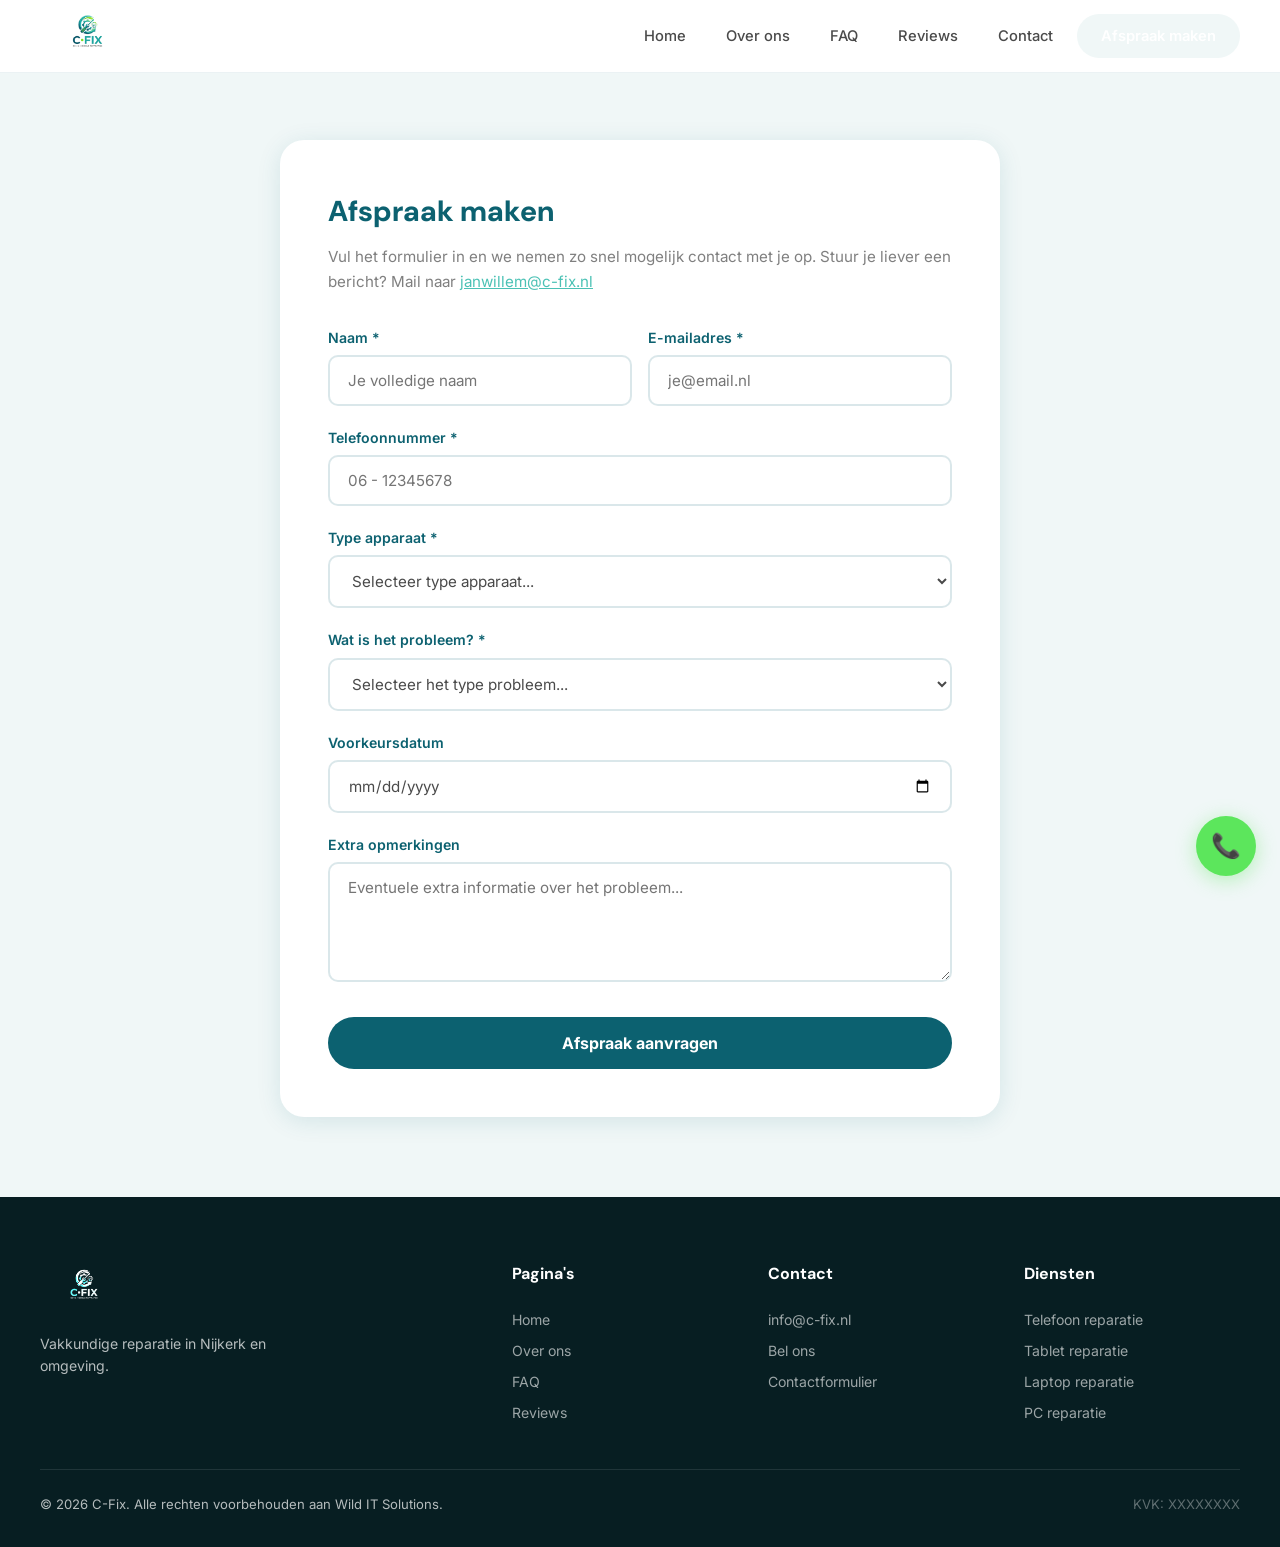
<file: afspraak.html>
<!DOCTYPE html>
<html lang="nl">
<head>
  <meta charset="UTF-8">
  <meta name="viewport" content="width=device-width, initial-scale=1.0">
  <title>Afspraak maken | C-Fix Reparaties Nijkerk</title>
  <meta name="description" content="Maak direct een afspraak voor de reparatie van jouw telefoon, tablet, laptop of PC bij C-Fix in Nijkerk.">
  <link rel="stylesheet" href="css/style.css">
  <link rel="icon" type="image/png" href="images/logo.png">
</head>
<body>

<header class="site-header">
  <div class="header-inner">
    <a href="index.html" class="header-logo"><img src="images/logo.png" alt="C-Fix logo"></a>
    <nav class="desktop-nav">
      <a href="index.html">Home</a>
      <a href="over-ons.html">Over ons</a>
      <a href="faq.html">FAQ</a>
      <a href="reviews.html">Reviews</a>
      <a href="contact.html">Contact</a>
      <a href="afspraak.html" class="nav-cta active">Afspraak maken</a>
    </nav>
    <button class="hamburger" aria-label="Menu"><span></span><span></span><span></span></button>
  </div>
</header>
<nav class="mobile-menu">
  <a href="index.html">Home</a>
  <a href="over-ons.html">Over ons</a>
  <a href="faq.html">FAQ</a>
  <a href="reviews.html">Reviews</a>
  <a href="contact.html">Contact</a>
  <a href="afspraak.html" class="nav-cta">Afspraak maken</a>
</nav>

<main class="page-content">
<section class="form-page">
  <div class="form-container">
    <h1>Afspraak maken</h1>
    <p class="subtitle">Vul het formulier in en we nemen zo snel mogelijk contact met je op. Stuur je liever een bericht? Mail naar <a href="mailto:janwillem@c-fix.nl" style="color:var(--cyan);">janwillem@c-fix.nl</a></p>

    <form id="appointment-form">
      <div class="form-row">
        <div class="form-group">
          <label for="naam">Naam *</label>
          <input type="text" id="naam" name="naam" placeholder="Je volledige naam" required>
        </div>
        <div class="form-group">
          <label for="email">E-mailadres *</label>
          <input type="email" id="email" name="email" placeholder="je@email.nl" required>
        </div>
      </div>

      <div class="form-group">
        <label for="telefoon">Telefoonnummer *</label>
        <input type="tel" id="telefoon" name="telefoon" placeholder="06 - 12345678" required>
      </div>

      <div class="form-group">
        <label for="device-type">Type apparaat *</label>
        <select id="device-type" name="device-type" required>
          <option value="">Selecteer type apparaat...</option>
          <option value="telefoon">📱 Telefoon</option>
          <option value="tablet">📋 Tablet</option>
          <option value="laptop">💻 Laptop</option>
          <option value="pc">🖥️ PC / Desktop</option>
        </select>
      </div>

      <!-- PC: Direct probleem -->
      <div class="form-group" id="pc-problem-group" style="display:none;">
        <label for="pc-probleem">Beschrijf het probleem *</label>
        <textarea id="pc-probleem" name="pc-probleem" placeholder="Beschrijf zo duidelijk mogelijk wat er aan de hand is met je PC..."></textarea>
      </div>

      <!-- Brand selection -->
      <div class="form-group" id="brand-group" style="display:none;">
        <label for="device-brand">Merk *</label>
        <select id="device-brand" name="device-brand">
          <option value="">Selecteer merk...</option>
        </select>
      </div>

      <!-- Model selection -->
      <div class="form-group" id="model-group" style="display:none;">
        <label for="device-model">Model *</label>
        <select id="device-model" name="device-model">
          <option value="">Selecteer model...</option>
        </select>
      </div>

      <!-- Edition (only for phones) -->
      <div class="form-group" id="edition-group" style="display:none;">
        <label for="device-edition">Uitvoering</label>
        <select id="device-edition" name="device-edition">
          <option value="">Selecteer uitvoering...</option>
        </select>
      </div>

      <!-- Problem description (for non-PC) -->
      <div class="form-group">
        <label for="probleem">Wat is het probleem? *</label>
        <select name="probleem" id="probleem-type">
          <option value="">Selecteer het type probleem...</option>
          <option value="Scherm kapot / gebarsten">Scherm kapot / gebarsten</option>
          <option value="Batterij probleem">Batterij probleem</option>
          <option value="Oplaadpoort defect">Oplaadpoort defect</option>
          <option value="Camera probleem">Camera probleem</option>
          <option value="Speaker / microfoon probleem">Speaker / microfoon probleem</option>
          <option value="Achterkant / behuizing beschadigd">Achterkant / behuizing beschadigd</option>
          <option value="Waterschade">Waterschade</option>
          <option value="Software probleem">Software probleem</option>
          <option value="Knop defect">Knop defect</option>
          <option value="Overig">Overig</option>
        </select>
      </div>

      <div class="form-group">
        <label for="datum">Voorkeursdatum</label>
        <input type="date" id="datum" name="datum">
      </div>

      <div class="form-group">
        <label for="opmerkingen">Extra opmerkingen</label>
        <textarea id="opmerkingen" name="opmerkingen" placeholder="Eventuele extra informatie over het probleem..." rows="3"></textarea>
      </div>

      <button type="submit" class="form-submit">Afspraak aanvragen</button>
    </form>

    <div class="form-success" id="form-success">
      <div class="check">✅</div>
      <h2>Aanvraag verzonden!</h2>
      <p>Je e-mailprogramma wordt geopend met de gegevens. Verstuur de mail om je afspraak te bevestigen. We nemen zo snel mogelijk contact met je op.</p>
      <a href="index.html" class="btn-primary" style="margin-top:20px;">Terug naar home</a>
    </div>
  </div>
</section>
</main>

<footer class="site-footer">
  <div class="footer-inner">
    <div class="footer-brand">
      <img src="images/logo.png" alt="C-Fix">
      <p>Vakkundige reparatie in Nijkerk en omgeving.</p>
    </div>
    <div class="footer-col">
      <h4>Pagina's</h4>
      <a href="index.html">Home</a>
      <a href="over-ons.html">Over ons</a>
      <a href="faq.html">FAQ</a>
      <a href="reviews.html">Reviews</a>
    </div>
    <div class="footer-col">
      <h4>Contact</h4>
      <a href="mailto:info@c-fix.nl">info@c-fix.nl</a>
      <a href="tel:+31XXXXXXXXXX">Bel ons</a>
      <a href="contact.html">Contactformulier</a>
    </div>
    <div class="footer-col">
      <h4>Diensten</h4>
      <a href="afspraak.html">Telefoon reparatie</a>
      <a href="afspraak.html">Tablet reparatie</a>
      <a href="afspraak.html">Laptop reparatie</a>
      <a href="afspraak.html">PC reparatie</a>
    </div>
  </div>
  <div class="footer-bottom">
    <span>&copy; 2026 C-Fix. Alle rechten voorbehouden aan Wild IT Solutions.</span>
    <span class="kvk">KVK: <span id="kvk-nummer">XXXXXXXX</span></span>
  </div>
</footer>

<a href="tel:+31XXXXXXXXXX" class="call-button" title="Bel ons">📞</a>
<script src="js/main.js"></script>
<script src="js/form.js"></script>
</body>
</html>
</file>
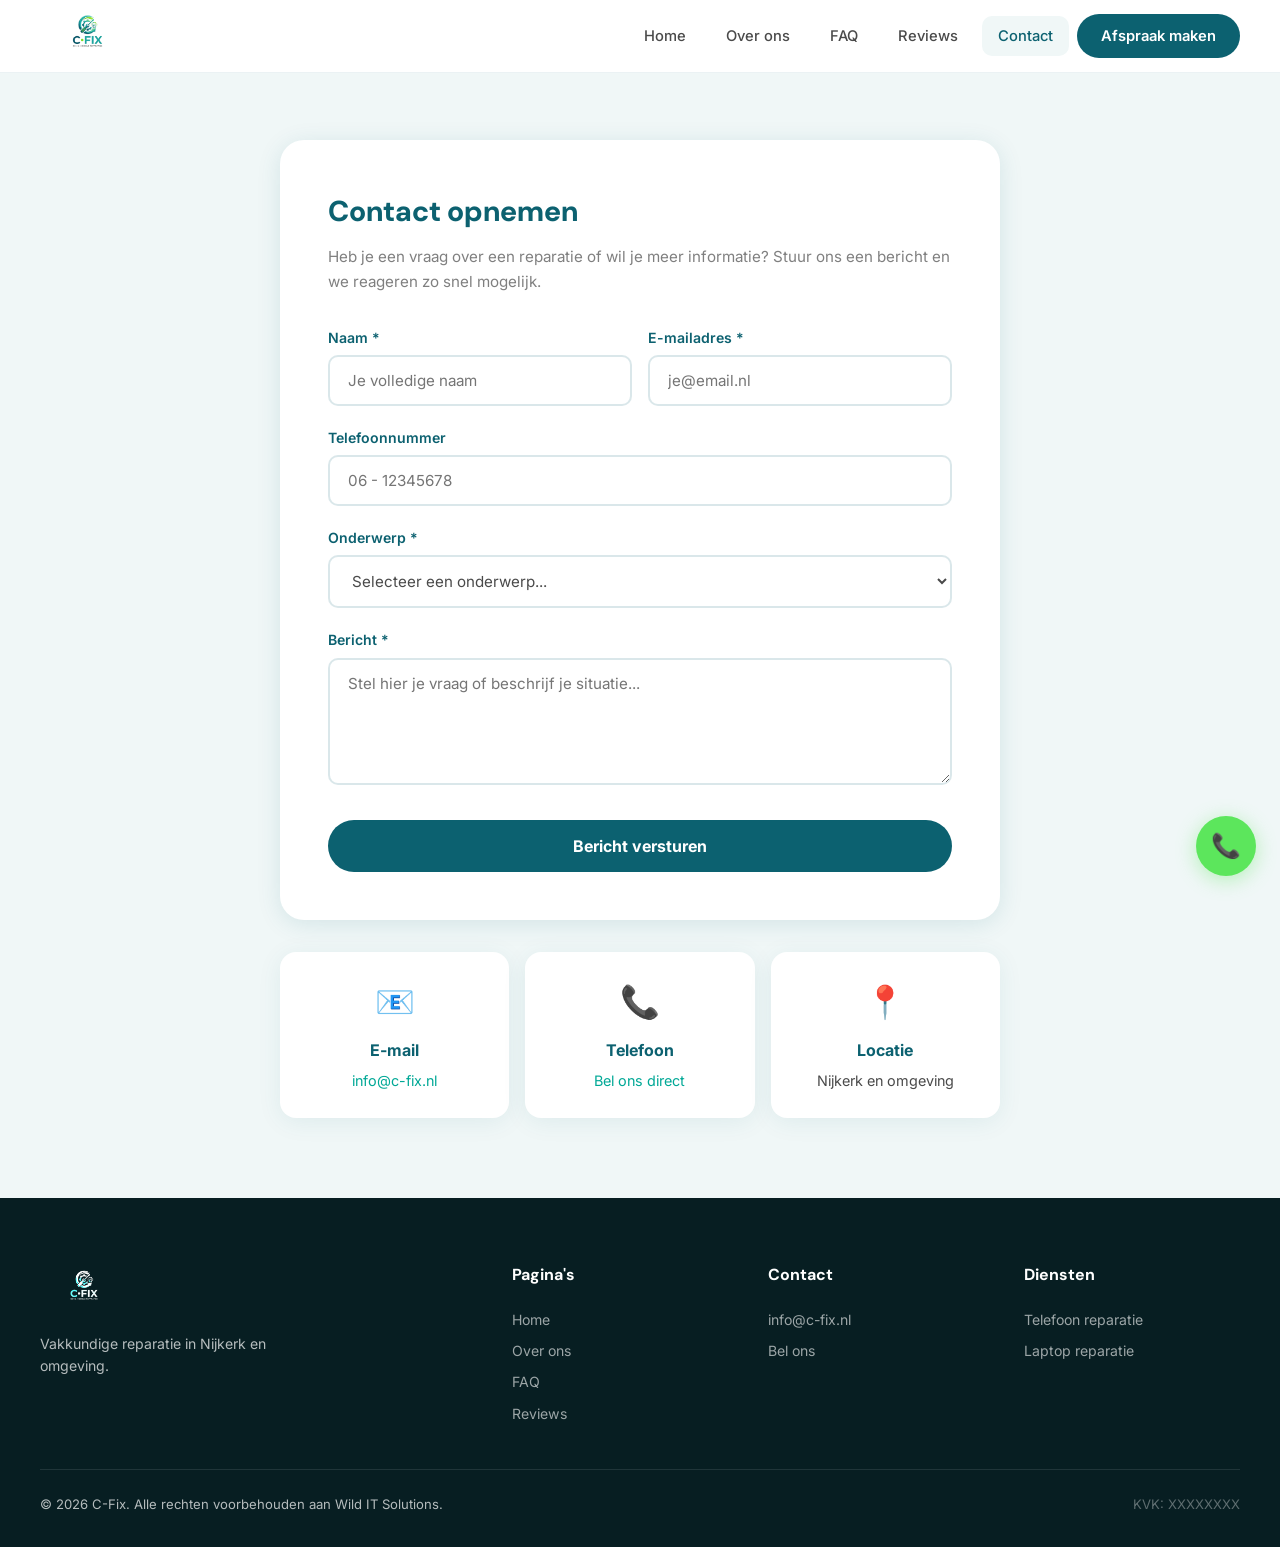
<file: contact.html>
<!DOCTYPE html>
<html lang="nl">
<head>
  <meta charset="UTF-8">
  <meta name="viewport" content="width=device-width, initial-scale=1.0">
  <title>Contact | C-Fix Reparaties Nijkerk</title>
  <meta name="description" content="Neem contact op met C-Fix voor al je vragen over reparaties van telefoons, tablets, laptops en PC's.">
  <link rel="stylesheet" href="css/style.css">
  <link rel="icon" type="image/png" href="images/logo.png">
</head>
<body>

<header class="site-header">
  <div class="header-inner">
    <a href="index.html" class="header-logo"><img src="images/logo.png" alt="C-Fix logo"></a>
    <nav class="desktop-nav">
      <a href="index.html">Home</a>
      <a href="over-ons.html">Over ons</a>
      <a href="faq.html">FAQ</a>
      <a href="reviews.html">Reviews</a>
      <a href="contact.html" class="active">Contact</a>
      <a href="afspraak.html" class="nav-cta">Afspraak maken</a>
    </nav>
    <button class="hamburger" aria-label="Menu"><span></span><span></span><span></span></button>
  </div>
</header>
<nav class="mobile-menu">
  <a href="index.html">Home</a>
  <a href="over-ons.html">Over ons</a>
  <a href="faq.html">FAQ</a>
  <a href="reviews.html">Reviews</a>
  <a href="contact.html">Contact</a>
  <a href="afspraak.html" class="nav-cta">Afspraak maken</a>
</nav>

<main class="page-content">
<section class="form-page">
  <div class="form-container">
    <h1>Contact opnemen</h1>
    <p class="subtitle">Heb je een vraag over een reparatie of wil je meer informatie? Stuur ons een bericht en we reageren zo snel mogelijk.</p>

    <form id="contact-form">
      <div class="form-row">
        <div class="form-group">
          <label for="c-naam">Naam *</label>
          <input type="text" id="c-naam" name="naam" placeholder="Je volledige naam" required>
        </div>
        <div class="form-group">
          <label for="c-email">E-mailadres *</label>
          <input type="email" id="c-email" name="email" placeholder="je@email.nl" required>
        </div>
      </div>
      <div class="form-group">
        <label for="c-telefoon">Telefoonnummer</label>
        <input type="tel" id="c-telefoon" name="telefoon" placeholder="06 - 12345678">
      </div>
      <div class="form-group">
        <label for="c-onderwerp">Onderwerp *</label>
        <select id="c-onderwerp" name="onderwerp" required>
          <option value="">Selecteer een onderwerp...</option>
          <option value="Vraag over reparatie">Vraag over een reparatie</option>
          <option value="Prijsinformatie">Prijsinformatie</option>
          <option value="Status reparatie">Status van mijn reparatie</option>
          <option value="Garantie">Garantie vraag</option>
          <option value="Samenwerking">Samenwerking</option>
          <option value="Overig">Overig</option>
        </select>
      </div>
      <div class="form-group">
        <label for="c-bericht">Bericht *</label>
        <textarea id="c-bericht" name="bericht" placeholder="Stel hier je vraag of beschrijf je situatie..." required rows="5"></textarea>
      </div>
      <button type="submit" class="form-submit">Bericht versturen</button>
    </form>

    <div class="form-success" id="contact-success">
      <div class="check">✅</div>
      <h2>Bericht klaar om te verzenden!</h2>
      <p>Je e-mailprogramma wordt geopend. Verstuur de mail en we reageren zo snel mogelijk.</p>
      <a href="index.html" class="btn-primary" style="margin-top:20px;">Terug naar home</a>
    </div>
  </div>

  <!-- Contact info cards -->
  <div style="max-width:720px;margin:32px auto 0;display:grid;grid-template-columns:repeat(auto-fit,minmax(200px,1fr));gap:16px;">
    <div style="background:#fff;padding:24px;border-radius:16px;text-align:center;box-shadow:0 4px 24px rgba(12,97,112,0.08);">
      <div style="font-size:2rem;margin-bottom:8px;">📧</div>
      <div style="font-weight:700;color:#0C6170;margin-bottom:4px;">E-mail</div>
      <a href="mailto:info@c-fix.nl" style="color:#00A896;text-decoration:none;font-size:0.9rem;">info@c-fix.nl</a>
    </div>
    <div style="background:#fff;padding:24px;border-radius:16px;text-align:center;box-shadow:0 4px 24px rgba(12,97,112,0.08);">
      <div style="font-size:2rem;margin-bottom:8px;">📞</div>
      <div style="font-weight:700;color:#0C6170;margin-bottom:4px;">Telefoon</div>
      <!-- TELEFOONNUMMER: Vervang hieronder -->
      <a href="tel:+31XXXXXXXXXX" style="color:#00A896;text-decoration:none;font-size:0.9rem;">Bel ons direct</a>
    </div>
    <div style="background:#fff;padding:24px;border-radius:16px;text-align:center;box-shadow:0 4px 24px rgba(12,97,112,0.08);">
      <div style="font-size:2rem;margin-bottom:8px;">📍</div>
      <div style="font-weight:700;color:#0C6170;margin-bottom:4px;">Locatie</div>
      <span style="color:#4A4A4A;font-size:0.9rem;">Nijkerk en omgeving</span>
    </div>
  </div>
</section>
</main>

<footer class="site-footer">
  <div class="footer-inner">
    <div class="footer-brand">
      <img src="images/logo.png" alt="C-Fix">
      <p>Vakkundige reparatie in Nijkerk en omgeving.</p>
    </div>
    <div class="footer-col"><h4>Pagina's</h4><a href="index.html">Home</a><a href="over-ons.html">Over ons</a><a href="faq.html">FAQ</a><a href="reviews.html">Reviews</a></div>
    <div class="footer-col"><h4>Contact</h4><a href="mailto:info@c-fix.nl">info@c-fix.nl</a><a href="tel:+31XXXXXXXXXX">Bel ons</a></div>
    <div class="footer-col"><h4>Diensten</h4><a href="afspraak.html">Telefoon reparatie</a><a href="afspraak.html">Laptop reparatie</a></div>
  </div>
  <div class="footer-bottom">
    <span>&copy; 2026 C-Fix. Alle rechten voorbehouden aan Wild IT Solutions.</span>
    <span class="kvk">KVK: <span id="kvk-nummer">XXXXXXXX</span></span>
  </div>
</footer>

<a href="tel:+31XXXXXXXXXX" class="call-button" title="Bel ons">📞</a>
<script src="js/main.js"></script>
<script src="js/form.js"></script>
</body>
</html>
</file>
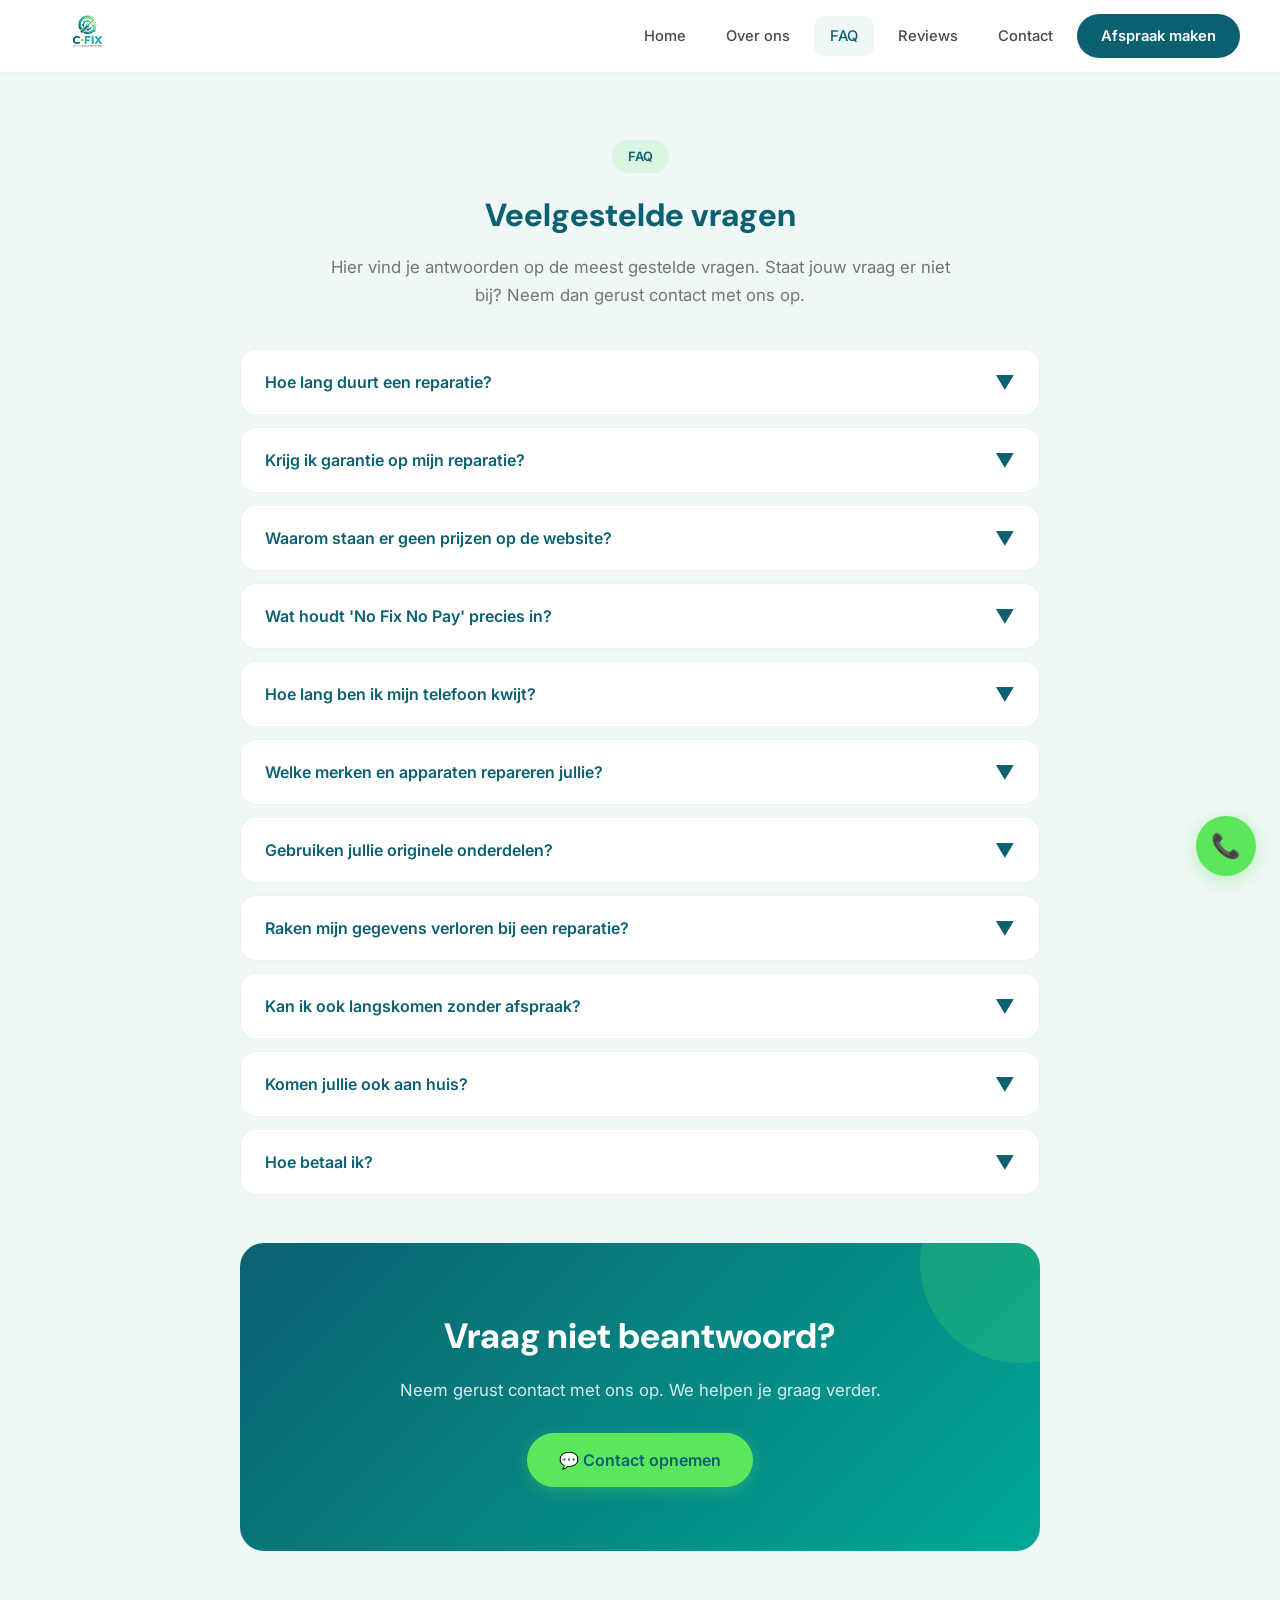
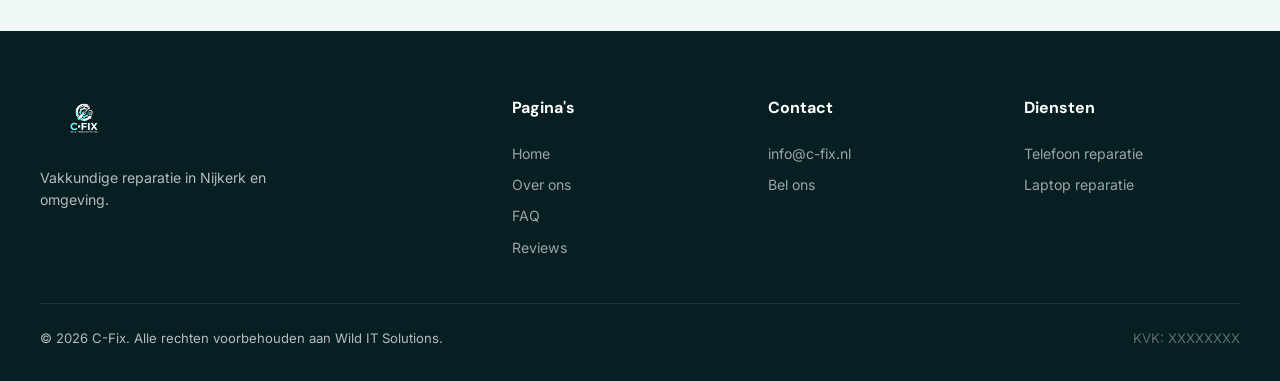
<file: faq.html>
<!DOCTYPE html>
<html lang="nl">
<head>
  <meta charset="UTF-8">
  <meta name="viewport" content="width=device-width, initial-scale=1.0">
  <title>Veelgestelde vragen | C-Fix Reparaties Nijkerk</title>
  <meta name="description" content="Veelgestelde vragen over reparaties bij C-Fix. Alles over garantie, levertijden, prijzen en meer.">
  <link rel="stylesheet" href="css/style.css">
  <link rel="icon" type="image/png" href="images/logo.png">
</head>
<body>

<header class="site-header">
  <div class="header-inner">
    <a href="index.html" class="header-logo"><img src="images/logo.png" alt="C-Fix logo"></a>
    <nav class="desktop-nav">
      <a href="index.html">Home</a>
      <a href="over-ons.html">Over ons</a>
      <a href="faq.html" class="active">FAQ</a>
      <a href="reviews.html">Reviews</a>
      <a href="contact.html">Contact</a>
      <a href="afspraak.html" class="nav-cta">Afspraak maken</a>
    </nav>
    <button class="hamburger" aria-label="Menu"><span></span><span></span><span></span></button>
  </div>
</header>
<nav class="mobile-menu">
  <a href="index.html">Home</a>
  <a href="over-ons.html">Over ons</a>
  <a href="faq.html">FAQ</a>
  <a href="reviews.html">Reviews</a>
  <a href="contact.html">Contact</a>
  <a href="afspraak.html" class="nav-cta">Afspraak maken</a>
</nav>

<main class="page-content">
<section class="form-page" style="background:var(--bg-light);">
  <div style="max-width:800px;margin:0 auto;">
    <div class="section-header" style="margin-bottom:40px;">
      <div class="badge">FAQ</div>
      <h2 style="font-size:2rem;">Veelgestelde vragen</h2>
      <p>Hier vind je antwoorden op de meest gestelde vragen. Staat jouw vraag er niet bij? Neem dan gerust contact met ons op.</p>
    </div>

    <div class="faq-list">
      <div class="faq-item">
        <button class="faq-question">
          <span>Hoe lang duurt een reparatie?</span>
          <span class="arrow">▼</span>
        </button>
        <div class="faq-answer">
          <div class="faq-answer-inner">De meeste smartphone reparaties worden dezelfde dag uitgevoerd, vaak zelfs binnen 30 tot 60 minuten. Voor laptops en PC's kan het iets langer duren, afhankelijk van het probleem en of er onderdelen besteld moeten worden. We geven je altijd vooraf een indicatie van de doorlooptijd.</div>
        </div>
      </div>

      <div class="faq-item">
        <button class="faq-question">
          <span>Krijg ik garantie op mijn reparatie?</span>
          <span class="arrow">▼</span>
        </button>
        <div class="faq-answer">
          <div class="faq-answer-inner">Ja, op elke reparatie geven we garantie. De exacte garantieperiode hangt af van het type reparatie en het gebruikte onderdeel. Dit bespreken we altijd vooraf met je, zodat je precies weet waar je aan toe bent.</div>
        </div>
      </div>

      <div class="faq-item">
        <button class="faq-question">
          <span>Waarom staan er geen prijzen op de website?</span>
          <span class="arrow">▼</span>
        </button>
        <div class="faq-answer">
          <div class="faq-answer-inner">De prijzen van onderdelen en reparaties variëren sterk per apparaat, model en uitvoering. Het verschil tussen een scherm voor een iPhone 12 en een iPhone 16 Pro Max is bijvoorbeeld aanzienlijk. Om eerlijk en transparant te blijven richting onze klanten, geven wij de prijs liever op maat nadat we weten welk apparaat en probleem het betreft. Zo weet je zeker dat je een eerlijke en actuele prijs krijgt, zonder verrassingen. Neem gerust contact op voor een vrijblijvende prijsindicatie.</div>
        </div>
      </div>

      <div class="faq-item">
        <button class="faq-question">
          <span>Wat houdt 'No Fix No Pay' precies in?</span>
          <span class="arrow">▼</span>
        </button>
        <div class="faq-answer">
          <div class="faq-answer-inner">Heel simpel: als wij het probleem niet kunnen oplossen, betaal je niets. Je loopt dus geen enkel financieel risico als je jouw apparaat bij ons brengt voor reparatie. We vinden dat je alleen betaalt voor een resultaat dat werkt.</div>
        </div>
      </div>

      <div class="faq-item">
        <button class="faq-question">
          <span>Hoe lang ben ik mijn telefoon kwijt?</span>
          <span class="arrow">▼</span>
        </button>
        <div class="faq-answer">
          <div class="faq-answer-inner">Bij de meeste telefoonreparaties ben je je toestel maar kort kwijt. Standaard reparaties zoals schermvervangingen worden meestal binnen een uur uitgevoerd. In sommige gevallen, bijvoorbeeld bij waterschade of als er een onderdeel besteld moet worden, kan het iets langer duren. We houden je altijd op de hoogte van de voortgang.</div>
        </div>
      </div>

      <div class="faq-item">
        <button class="faq-question">
          <span>Welke merken en apparaten repareren jullie?</span>
          <span class="arrow">▼</span>
        </button>
        <div class="faq-answer">
          <div class="faq-answer-inner">We repareren vrijwel alle merken smartphones, tablets en laptops. Denk aan Apple (iPhone, iPad, MacBook), Samsung, Huawei, Xiaomi, OnePlus, Google Pixel, OPPO, Motorola, HP, Dell, Lenovo, ASUS, Acer en meer. Staat jouw merk er niet bij? Neem contact op, de kans is groot dat we je toch kunnen helpen.</div>
        </div>
      </div>

      <div class="faq-item">
        <button class="faq-question">
          <span>Gebruiken jullie originele onderdelen?</span>
          <span class="arrow">▼</span>
        </button>
        <div class="faq-answer">
          <div class="faq-answer-inner">Waar mogelijk gebruiken we originele of hoogwaardige compatibele onderdelen. We bespreken altijd vooraf welk type onderdeel we gebruiken, inclusief de voor- en nadelen. Zo kun je zelf een weloverwogen keuze maken.</div>
        </div>
      </div>

      <div class="faq-item">
        <button class="faq-question">
          <span>Raken mijn gegevens verloren bij een reparatie?</span>
          <span class="arrow">▼</span>
        </button>
        <div class="faq-answer">
          <div class="faq-answer-inner">Bij de meeste hardware reparaties (scherm, batterij, oplaadpoort) blijven al je gegevens gewoon bewaard. Bij sommige software gerelateerde reparaties kan het voorkomen dat een reset nodig is. In dat geval informeren we je altijd vooraf zodat je een back-up kunt maken. We gaan zorgvuldig om met jouw apparaat en privacy.</div>
        </div>
      </div>

      <div class="faq-item">
        <button class="faq-question">
          <span>Kan ik ook langskomen zonder afspraak?</span>
          <span class="arrow">▼</span>
        </button>
        <div class="faq-answer">
          <div class="faq-answer-inner">We werken het liefst op afspraak, zodat we voldoende tijd en aandacht aan jouw apparaat kunnen besteden. Maak gemakkelijk een afspraak via ons formulier of neem telefonisch contact op. Zo weet je zeker dat je snel geholpen wordt.</div>
        </div>
      </div>

      <div class="faq-item">
        <button class="faq-question">
          <span>Komen jullie ook aan huis?</span>
          <span class="arrow">▼</span>
        </button>
        <div class="faq-answer">
          <div class="faq-answer-inner">Afhankelijk van het type reparatie en de locatie kunnen we in overleg aan huis komen. Neem contact op om de mogelijkheden te bespreken. We zijn actief in Nijkerk en de hele omgeving, waaronder Amersfoort, Harderwijk, Ermelo, Putten, Bunschoten-Spakenburg en meer.</div>
        </div>
      </div>

      <div class="faq-item">
        <button class="faq-question">
          <span>Hoe betaal ik?</span>
          <span class="arrow">▼</span>
        </button>
        <div class="faq-answer">
          <div class="faq-answer-inner">Je kunt betalen via pin, contant of op factuur. De betaling vindt altijd pas plaats nadat de reparatie is uitgevoerd en je tevreden bent met het resultaat.</div>
        </div>
      </div>
    </div>

    <!-- CTA -->
    <div class="cta-banner reveal" style="margin-top:48px;">
      <h2>Vraag niet beantwoord?</h2>
      <p>Neem gerust contact met ons op. We helpen je graag verder.</p>
      <a href="contact.html" class="btn-primary">💬 Contact opnemen</a>
    </div>
  </div>
</section>
</main>

<footer class="site-footer">
  <div class="footer-inner">
    <div class="footer-brand"><img src="images/logo.png" alt="C-Fix"><p>Vakkundige reparatie in Nijkerk en omgeving.</p></div>
    <div class="footer-col"><h4>Pagina's</h4><a href="index.html">Home</a><a href="over-ons.html">Over ons</a><a href="faq.html">FAQ</a><a href="reviews.html">Reviews</a></div>
    <div class="footer-col"><h4>Contact</h4><a href="mailto:info@c-fix.nl">info@c-fix.nl</a><a href="tel:+31XXXXXXXXXX">Bel ons</a></div>
    <div class="footer-col"><h4>Diensten</h4><a href="afspraak.html">Telefoon reparatie</a><a href="afspraak.html">Laptop reparatie</a></div>
  </div>
  <div class="footer-bottom">
    <span>&copy; 2026 C-Fix. Alle rechten voorbehouden aan Wild IT Solutions.</span>
    <span class="kvk">KVK: <span id="kvk-nummer">XXXXXXXX</span></span>
  </div>
</footer>

<a href="tel:+31XXXXXXXXXX" class="call-button" title="Bel ons">📞</a>
<script src="js/main.js"></script>
</body>
</html>
</file>
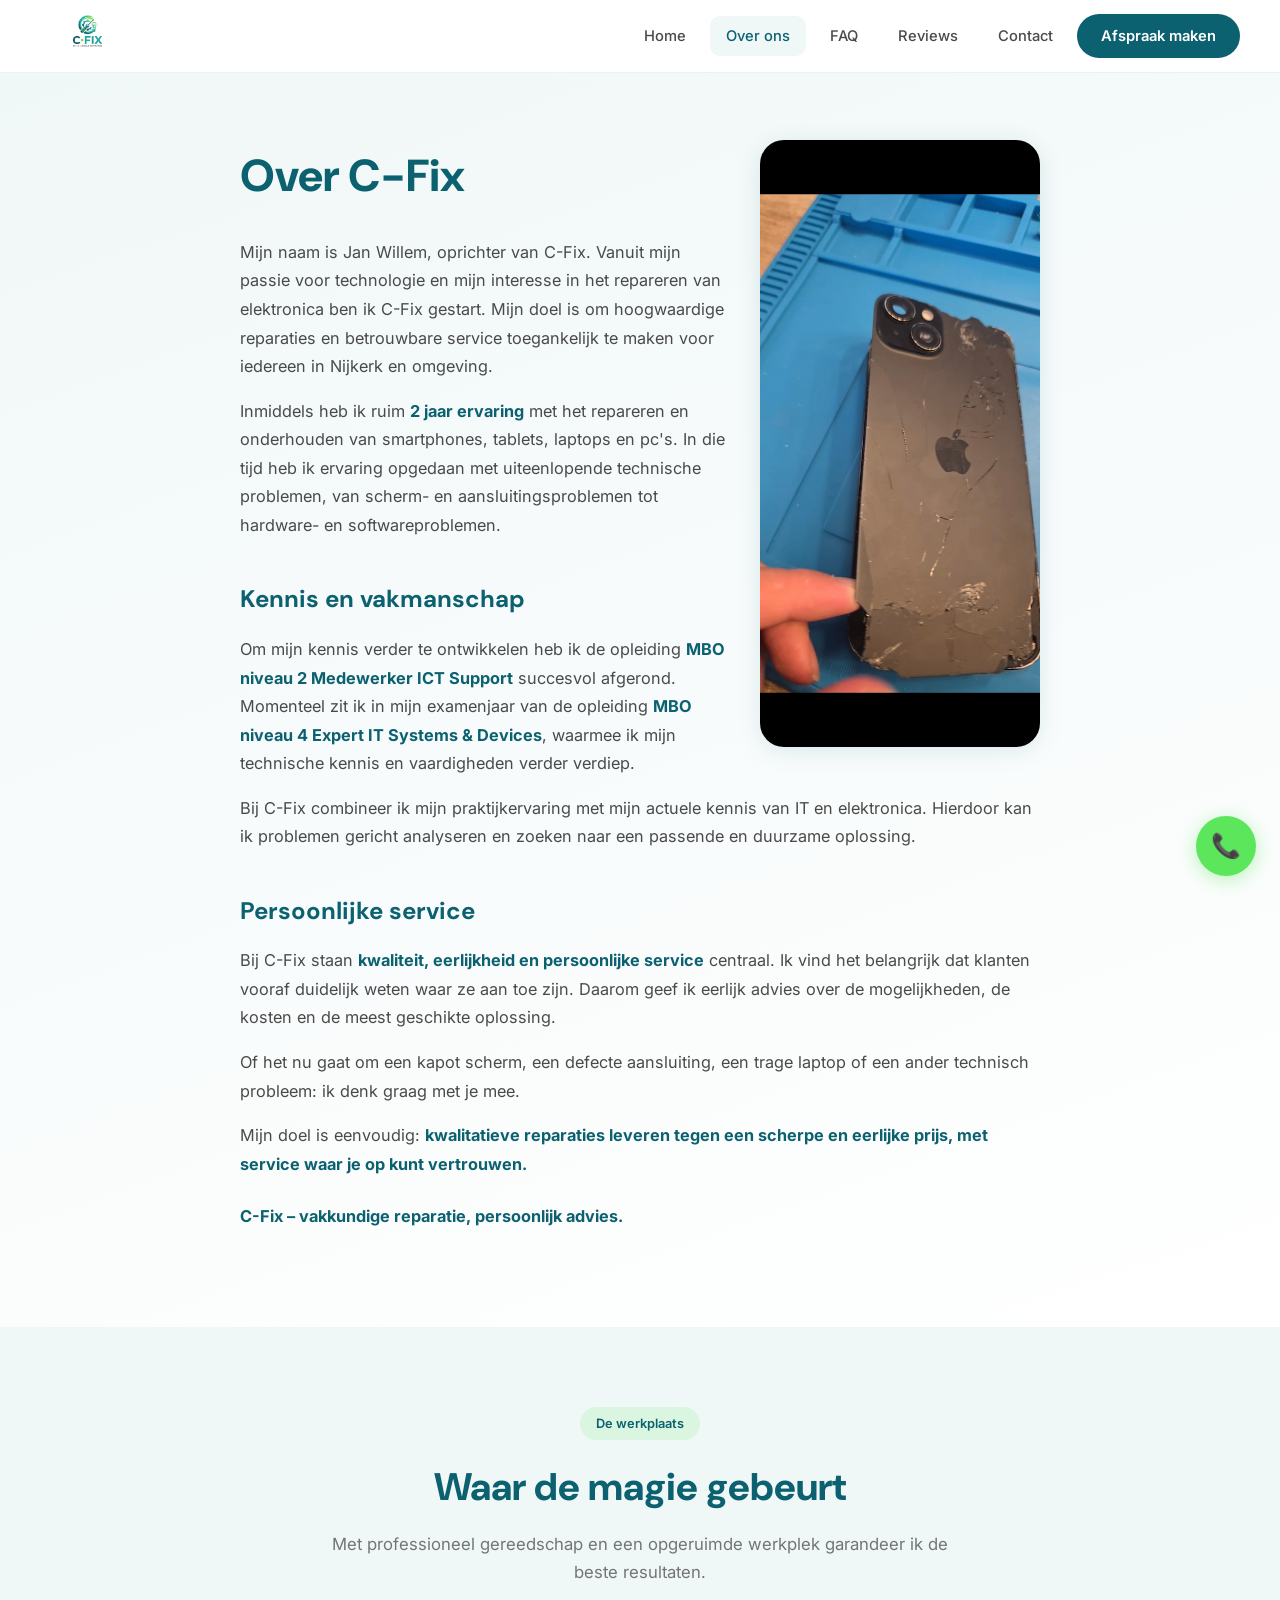
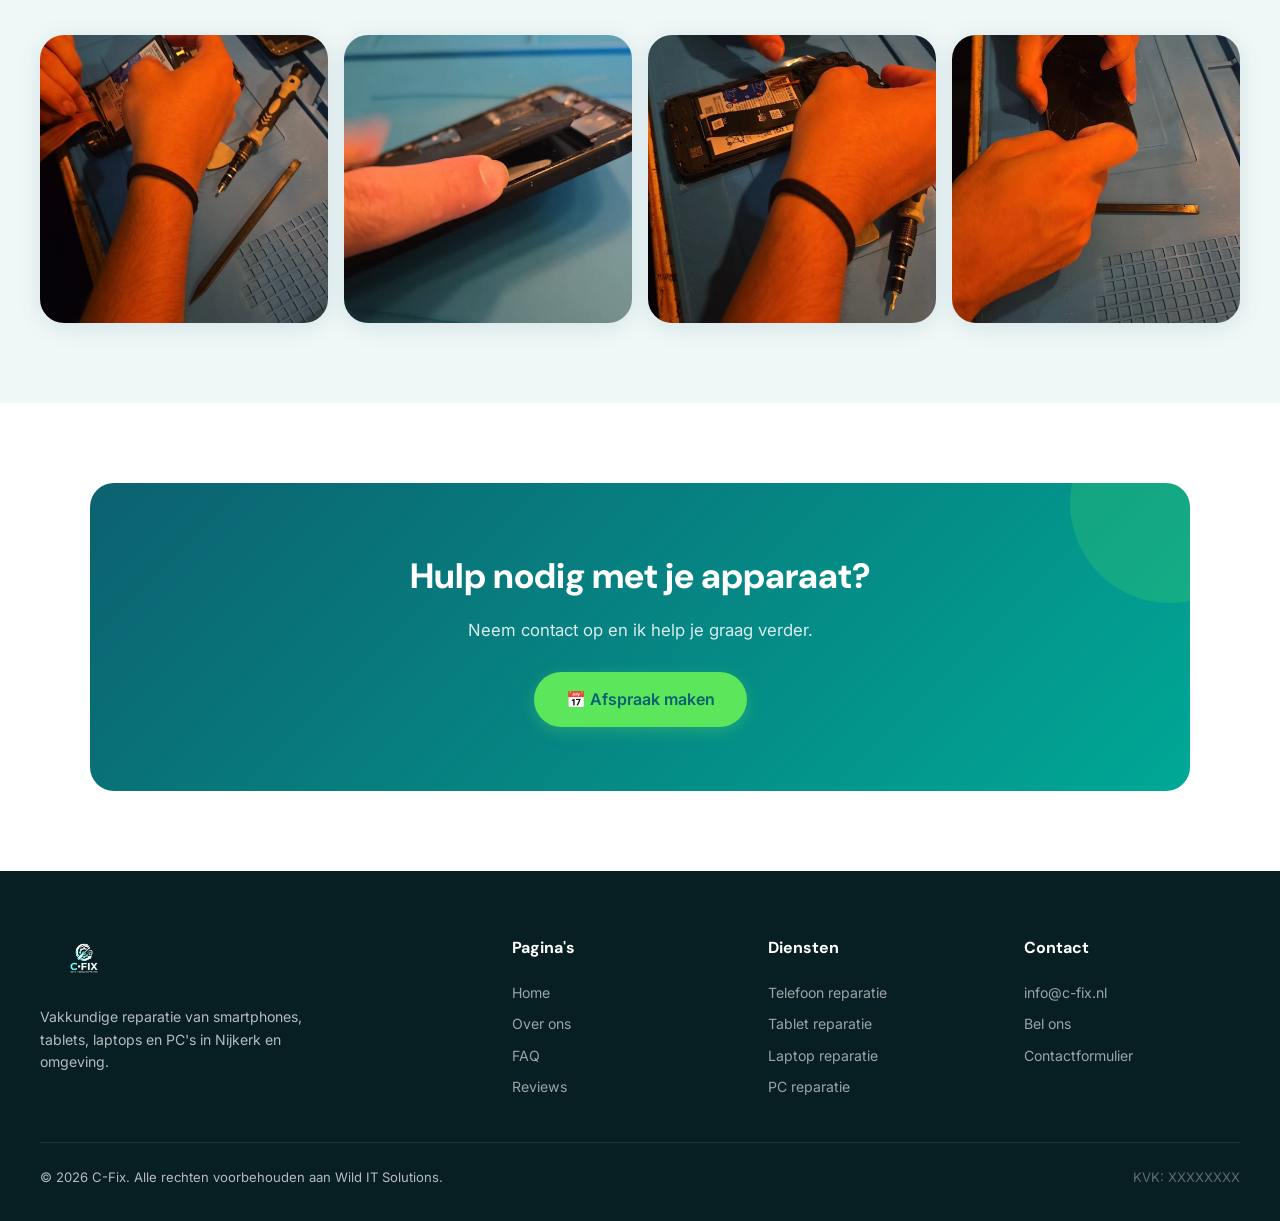
<file: over-ons.html>
<!DOCTYPE html>
<html lang="nl">
<head>
  <meta charset="UTF-8">
  <meta name="viewport" content="width=device-width, initial-scale=1.0">
  <title>Over ons | C-Fix Reparaties Nijkerk</title>
  <meta name="description" content="Leer meer over Jan Willem en C-Fix. Vakkundige mobiele reparaties met 2+ jaar ervaring in Nijkerk en omgeving.">
  <link rel="stylesheet" href="css/style.css">
  <link rel="icon" type="image/png" href="images/logo.png">
</head>
<body>

<header class="site-header">
  <div class="header-inner">
    <a href="index.html" class="header-logo"><img src="images/logo.png" alt="C-Fix logo"></a>
    <nav class="desktop-nav">
      <a href="index.html">Home</a>
      <a href="over-ons.html" class="active">Over ons</a>
      <a href="faq.html">FAQ</a>
      <a href="reviews.html">Reviews</a>
      <a href="contact.html">Contact</a>
      <a href="afspraak.html" class="nav-cta">Afspraak maken</a>
    </nav>
    <button class="hamburger" aria-label="Menu">
      <span></span><span></span><span></span>
    </button>
  </div>
</header>
<nav class="mobile-menu">
  <a href="index.html">Home</a>
  <a href="over-ons.html">Over ons</a>
  <a href="faq.html">FAQ</a>
  <a href="reviews.html">Reviews</a>
  <a href="contact.html">Contact</a>
  <a href="afspraak.html" class="nav-cta">Afspraak maken</a>
</nav>

<main class="page-content">
<section class="about-hero">
  <div class="about-content">
    <div class="about-photo reveal">
      <img src="images/repair-5.jpg" alt="Jan Willem aan het werk">
    </div>
    <h1>Over C-Fix</h1>
    <p>Mijn naam is Jan Willem, oprichter van C-Fix. Vanuit mijn passie voor technologie en mijn interesse in het repareren van elektronica ben ik C-Fix gestart. Mijn doel is om hoogwaardige reparaties en betrouwbare service toegankelijk te maken voor iedereen in Nijkerk en omgeving.</p>
    <p>Inmiddels heb ik ruim <strong>2 jaar ervaring</strong> met het repareren en onderhouden van smartphones, tablets, laptops en pc's. In die tijd heb ik ervaring opgedaan met uiteenlopende technische problemen, van scherm- en aansluitingsproblemen tot hardware- en softwareproblemen.</p>

    <h2>Kennis en vakmanschap</h2>
    <p>Om mijn kennis verder te ontwikkelen heb ik de opleiding <strong>MBO niveau 2 Medewerker ICT Support</strong> succesvol afgerond. Momenteel zit ik in mijn examenjaar van de opleiding <strong>MBO niveau 4 Expert IT Systems &amp; Devices</strong>, waarmee ik mijn technische kennis en vaardigheden verder verdiep.</p>
    <p>Bij C-Fix combineer ik mijn praktijkervaring met mijn actuele kennis van IT en elektronica. Hierdoor kan ik problemen gericht analyseren en zoeken naar een passende en duurzame oplossing.</p>

    <h2>Persoonlijke service</h2>
    <p>Bij C-Fix staan <strong>kwaliteit, eerlijkheid en persoonlijke service</strong> centraal. Ik vind het belangrijk dat klanten vooraf duidelijk weten waar ze aan toe zijn. Daarom geef ik eerlijk advies over de mogelijkheden, de kosten en de meest geschikte oplossing.</p>
    <p>Of het nu gaat om een kapot scherm, een defecte aansluiting, een trage laptop of een ander technisch probleem: ik denk graag met je mee.</p>
    <p>Mijn doel is eenvoudig: <strong>kwalitatieve reparaties leveren tegen een scherpe en eerlijke prijs, met service waar je op kunt vertrouwen.</strong></p>
    <p style="margin-top:24px;"><strong>C-Fix – vakkundige reparatie, persoonlijk advies.</strong></p>
  </div>
</section>

<!-- Werkplaats fotos -->
<section class="section services-bg reveal">
  <div class="section-header">
    <div class="badge">De werkplaats</div>
    <h2>Waar de magie gebeurt</h2>
    <p>Met professioneel gereedschap en een opgeruimde werkplek garandeer ik de beste resultaten.</p>
  </div>
  <div class="gallery-grid">
    <div class="gallery-item"><img src="images/repair-7.jpg" alt="Reparatie werkplaats" loading="lazy"></div>
    <div class="gallery-item"><img src="images/repair-3.jpg" alt="Smartphone open" loading="lazy"></div>
    <div class="gallery-item"><img src="images/repair-4.jpg" alt="Precisie werk" loading="lazy"></div>
    <div class="gallery-item"><img src="images/repair-1.jpg" alt="Scherm verwijderen" loading="lazy"></div>
  </div>
</section>

<!-- CTA -->
<section class="section">
  <div class="cta-banner reveal">
    <h2>Hulp nodig met je apparaat?</h2>
    <p>Neem contact op en ik help je graag verder.</p>
    <a href="afspraak.html" class="btn-primary">📅 Afspraak maken</a>
  </div>
</section>
</main>

<footer class="site-footer">
  <div class="footer-inner">
    <div class="footer-brand">
      <img src="images/logo.png" alt="C-Fix">
      <p>Vakkundige reparatie van smartphones, tablets, laptops en PC's in Nijkerk en omgeving.</p>
    </div>
    <div class="footer-col">
      <h4>Pagina's</h4>
      <a href="index.html">Home</a>
      <a href="over-ons.html">Over ons</a>
      <a href="faq.html">FAQ</a>
      <a href="reviews.html">Reviews</a>
    </div>
    <div class="footer-col">
      <h4>Diensten</h4>
      <a href="afspraak.html">Telefoon reparatie</a>
      <a href="afspraak.html">Tablet reparatie</a>
      <a href="afspraak.html">Laptop reparatie</a>
      <a href="afspraak.html">PC reparatie</a>
    </div>
    <div class="footer-col">
      <h4>Contact</h4>
      <a href="mailto:info@c-fix.nl">info@c-fix.nl</a>
      <a href="tel:+31XXXXXXXXXX">Bel ons</a>
      <a href="contact.html">Contactformulier</a>
    </div>
  </div>
  <div class="footer-bottom">
    <span>&copy; 2026 C-Fix. Alle rechten voorbehouden aan Wild IT Solutions.</span>
    <span class="kvk">KVK: <span id="kvk-nummer">XXXXXXXX</span></span>
  </div>
</footer>

<a href="tel:+31XXXXXXXXXX" class="call-button" title="Bel ons">📞</a>
<script src="js/main.js"></script>
</body>
</html>
</file>
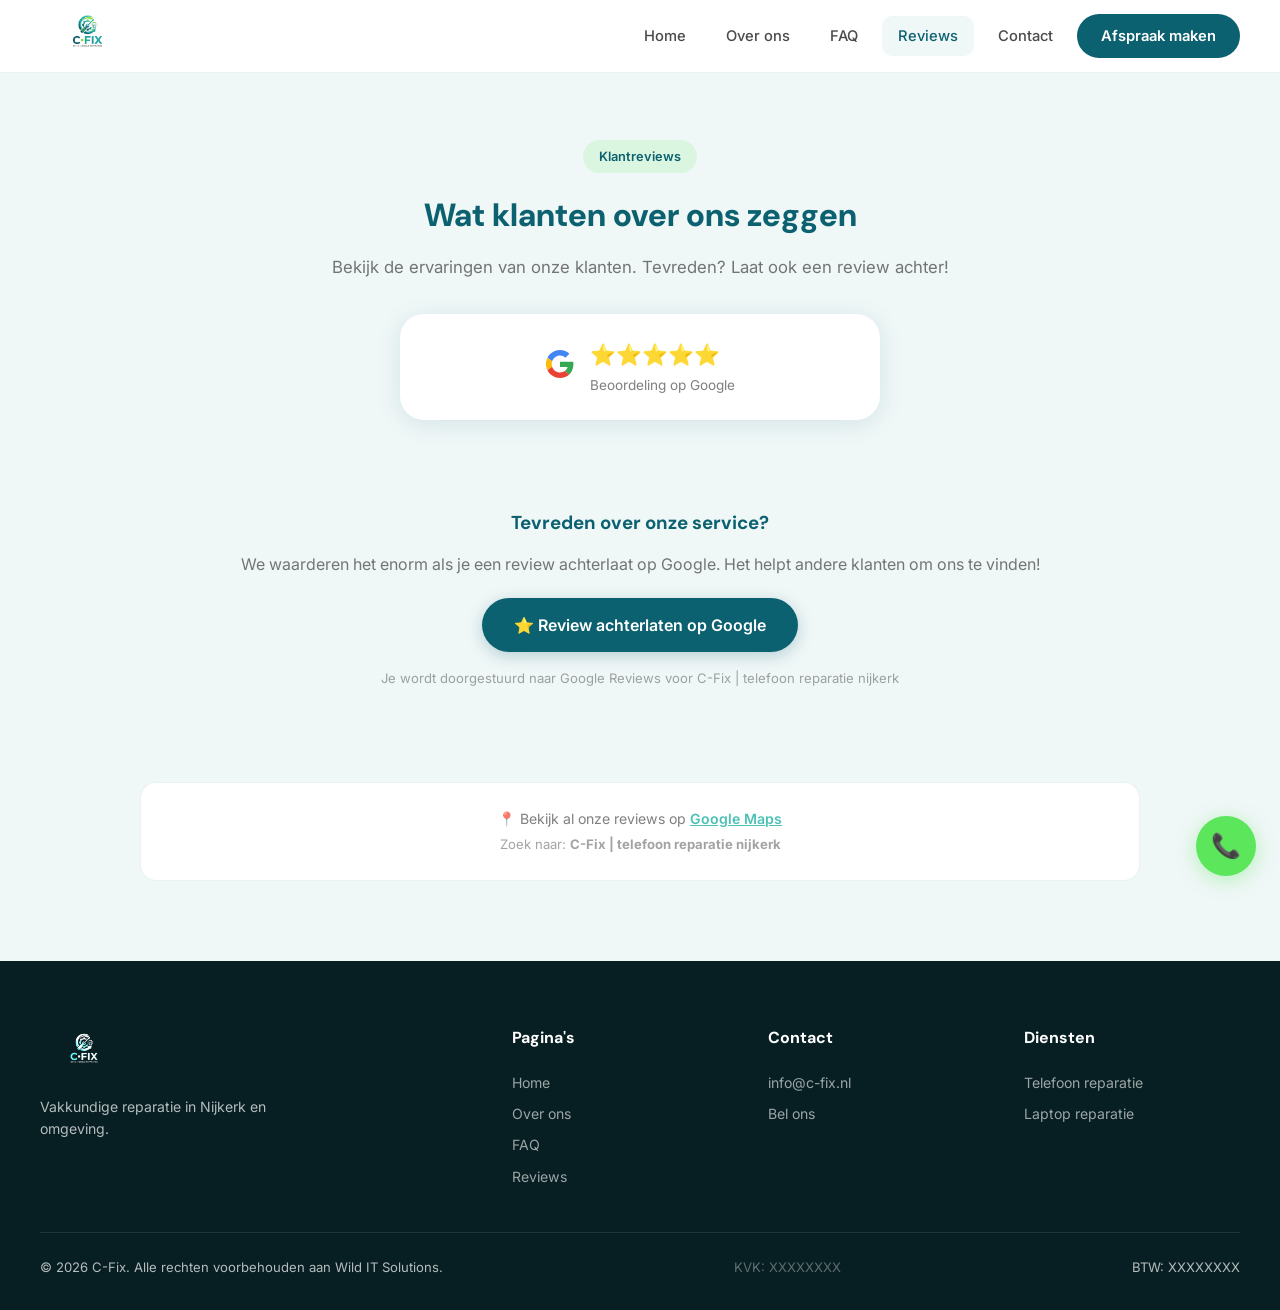
<file: reviews.html>
<!DOCTYPE html>
<html lang="nl">
<head>
  <meta charset="UTF-8">
  <meta name="viewport" content="width=device-width, initial-scale=1.0">
  <title>Reviews | C-Fix Reparaties Nijkerk</title>
  <meta name="description" content="Lees wat klanten zeggen over C-Fix reparaties. Bekijk reviews en deel je eigen ervaring.">
  <link rel="stylesheet" href="css/style.css">
  <link rel="icon" type="image/png" href="images/logo.png">
</head>
<body>

<header class="site-header">
  <div class="header-inner">
    <a href="index.html" class="header-logo"><img src="images/logo.png" alt="C-Fix logo"></a>
    <nav class="desktop-nav">
      <a href="index.html">Home</a>
      <a href="over-ons.html">Over ons</a>
      <a href="faq.html">FAQ</a>
      <a href="reviews.html" class="active">Reviews</a>
      <a href="contact.html">Contact</a>
      <a href="afspraak.html" class="nav-cta">Afspraak maken</a>
    </nav>
    <button class="hamburger" aria-label="Menu"><span></span><span></span><span></span></button>
  </div>
</header>
<nav class="mobile-menu">
  <a href="index.html">Home</a>
  <a href="over-ons.html">Over ons</a>
  <a href="faq.html">FAQ</a>
  <a href="reviews.html">Reviews</a>
  <a href="contact.html">Contact</a>
  <a href="afspraak.html" class="nav-cta">Afspraak maken</a>
</nav>

<main class="page-content">
<section class="form-page" style="background:var(--bg-light);">
  <div style="max-width:1000px;margin:0 auto;">
    <div class="section-header" style="margin-bottom:32px;">
      <div class="badge">Klantreviews</div>
      <h2 style="font-size:2rem;">Wat klanten over ons zeggen</h2>
      <p>Bekijk de ervaringen van onze klanten. Tevreden? Laat ook een review achter!</p>
    </div>

    <!-- Google Rating Summary -->
    <div class="google-rating reveal">
      <span class="g-logo">
        <svg width="28" height="28" viewBox="0 0 48 48"><path fill="#4285F4" d="M24 9.5c3.54 0 6.71 1.22 9.21 3.6l6.85-6.85C35.9 2.38 30.47 0 24 0 14.62 0 6.51 5.38 2.56 13.22l7.98 6.19C12.43 13.72 17.74 9.5 24 9.5z"/><path fill="#34A853" d="M46.98 24.55c0-1.57-.15-3.09-.38-4.55H24v9.02h12.94c-.58 2.96-2.26 5.48-4.78 7.18l7.73 6c4.51-4.18 7.09-10.36 7.09-17.65z"/><path fill="#FBBC05" d="M10.53 28.59c-.48-1.45-.76-2.99-.76-4.59s.28-3.14.76-4.59l-7.98-6.19C.92 16.46 0 20.12 0 24c0 3.88.92 7.54 2.56 10.78l7.97-6.19z"/><path fill="#EA4335" d="M24 48c6.48 0 11.93-2.13 15.89-5.81l-7.73-6c-2.15 1.45-4.92 2.3-8.16 2.3-6.26 0-11.57-4.22-13.47-9.91l-7.98 6.19C6.51 42.62 14.62 48 24 48z"/></svg>
      </span>
      <div>
        <div class="stars">⭐⭐⭐⭐⭐</div>
        <div style="font-size:0.85rem;color:var(--anthracite);opacity:0.7;margin-top:2px;">Beoordeling op Google</div>
      </div>
    </div>

    <!-- Reviews from Google (placeholder - these would be populated from Google API) -->
<!-- Elfsight Google Reviews | Untitled Google Reviews -->
<script src="https://elfsightcdn.com/platform.js" async></script>
<div class="elfsight-app-b1d4dc86-7e9f-4c38-abbf-29c80922ef05" data-elfsight-app-lazy></div>

    <!-- Leave a review CTA -->
    <div class="review-cta reveal">
      <h3>Tevreden over onze service?</h3>
      <p>We waarderen het enorm als je een review achterlaat op Google. Het helpt andere klanten om ons te vinden!</p>
      <a href="https://search.google.com/local/writereview?placeid=ChIJXXXXXXXXXX" class="btn-primary" target="_blank" rel="noopener" id="google-review-btn">⭐ Review achterlaten op Google</a>
      <p style="margin-top:16px;font-size:0.82rem;opacity:0.5;">Je wordt doorgestuurd naar Google Reviews voor C-Fix | telefoon reparatie nijkerk</p>
    </div>

    <!-- Google Reviews embed info -->
    <div style="background:#fff;padding:24px;border-radius:16px;margin-top:32px;text-align:center;border:1px solid rgba(12,97,112,0.08);">
      <p style="font-size:0.88rem;opacity:0.7;">📍 Bekijk al onze reviews op <a href="https://www.google.com/maps/place/C-Fix" target="_blank" rel="noopener" style="color:var(--cyan);font-weight:600;">Google Maps</a></p>
      <p style="font-size:0.82rem;opacity:0.5;margin-top:4px;">Zoek naar: <strong>C-Fix | telefoon reparatie nijkerk</strong></p>
    </div>
  </div>
</section>
</main>

<footer class="site-footer">
  <div class="footer-inner">
    <div class="footer-brand"><img src="images/logo.png" alt="C-Fix"><p>Vakkundige reparatie in Nijkerk en omgeving.</p></div>
    <div class="footer-col"><h4>Pagina's</h4><a href="index.html">Home</a><a href="over-ons.html">Over ons</a><a href="faq.html">FAQ</a><a href="reviews.html">Reviews</a></div>
    <div class="footer-col"><h4>Contact</h4><a href="mailto:info@c-fix.nl">info@c-fix.nl</a><a href="tel:+31XXXXXXXXXX">Bel ons</a></div>
    <div class="footer-col"><h4>Diensten</h4><a href="afspraak.html">Telefoon reparatie</a><a href="afspraak.html">Laptop reparatie</a></div>
  </div>
  <div class="footer-bottom">
    <span>&copy; 2026 C-Fix. Alle rechten voorbehouden aan Wild IT Solutions.</span>
    <span class="kvk">KVK: <span id="kvk-nummer">XXXXXXXX</span></span>
    <span class="btw">BTW: <span id="kvk-nummer">XXXXXXXX</span></span>
  </div>
</footer>

<a href="tel:+31XXXXXXXXXX" class="call-button" title="Bel ons">📞</a>
<script src="js/main.js"></script>

<script>
// Google Reviews - Update this with your actual Google Place ID
// To find your Place ID:
// 1. Go to https://developers.google.com/maps/documentation/places/web-service/place-id
// 2. Search for "C-Fix telefoon reparatie nijkerk"
// 3. Copy the Place ID
// 4. Replace PLACE_ID_HIER in the URL below

const GOOGLE_PLACE_ID = 'ChIJ_Sm1QFiCvSwRUimYoNglpVM'; // <-- VERVANG DIT

const reviewBtn = document.getElementById('google-review-btn');
if (reviewBtn && GOOGLE_PLACE_ID !== 'PLACE_ID_HIER') {
  reviewBtn.href = `https://search.google.com/local/writereview?placeid=${GOOGLE_PLACE_ID}`;
}
</script>
</body>
</html>
</file>
<file: css/style.css>
/* ============================================
   C-FIX Website Stylesheet
   Kleuren: #0C6170 #00A896 #5CE65C #4A4A4A #FFF
   ============================================ */

@import url('https://fonts.googleapis.com/css2?family=Inter:wght@400;500;600;700;800&family=DM+Sans:wght@400;500;700&display=swap');

:root {
  --teal: #0C6170;
  --cyan: #00A896;
  --lime: #5CE65C;
  --anthracite: #4A4A4A;
  --white: #FFFFFF;
  --bg-light: #f0f7f7;
  --bg-dark: #071e22;
  --teal-light: #0e7a8c;
  --shadow: 0 4px 24px rgba(12, 97, 112, 0.12);
  --shadow-lg: 0 12px 48px rgba(12, 97, 112, 0.18);
  --radius: 16px;
  --radius-sm: 10px;
  --radius-lg: 24px;
  --transition: 0.3s cubic-bezier(0.4, 0, 0.2, 1);
}

*, *::before, *::after { box-sizing: border-box; margin: 0; padding: 0; }

html { scroll-behavior: smooth; font-size: 16px; }

body {
  font-family: 'Inter', -apple-system, BlinkMacSystemFont, sans-serif;
  color: var(--anthracite);
  background: var(--white);
  line-height: 1.65;
  overflow-x: hidden;
}

/* ---- LOADING SCREEN ---- */
.loading-screen {
  position: fixed; inset: 0;
  background: var(--teal);
  z-index: 10000;
  display: flex; flex-direction: column;
  align-items: center; justify-content: center;
  transition: opacity 0.6s ease, visibility 0.6s ease;
}
.loading-screen.hidden { opacity: 0; visibility: hidden; pointer-events: none; }
.loading-logo { width: 120px; animation: pulse 1.2s ease-in-out infinite; }
.loading-bar-track {
  width: 200px; height: 4px; background: rgba(255,255,255,0.2);
  border-radius: 4px; margin-top: 32px; overflow: hidden;
}
.loading-bar {
  height: 100%; width: 0; background: var(--lime);
  border-radius: 4px; animation: loadBar 1.8s ease forwards;
}
.loading-text {
  color: rgba(255,255,255,0.7); font-size: 0.85rem;
  margin-top: 16px; letter-spacing: 0.5px;
}
.loading-phone {
  width: 60px; height: 100px; border: 3px solid var(--lime);
  border-radius: 14px; position: relative; margin-bottom: 24px;
  animation: phoneShake 0.6s ease-in-out infinite alternate;
}
.loading-phone::before {
  content: ''; position: absolute; top: 50%; left: 50%;
  transform: translate(-50%, -50%) rotate(0deg);
  width: 28px; height: 28px;
  border: 3px solid var(--lime); border-top-color: transparent;
  border-radius: 50%; animation: spin 0.8s linear infinite;
}
.loading-phone::after {
  content: ''; position: absolute; bottom: 8px; left: 50%;
  transform: translateX(-50%);
  width: 20px; height: 3px; background: var(--lime); border-radius: 3px;
}

@keyframes spin { to { transform: translate(-50%, -50%) rotate(360deg); } }
@keyframes phoneShake { to { transform: translateY(-4px); } }
@keyframes pulse { 0%, 100% { transform: scale(1); } 50% { transform: scale(1.05); } }
@keyframes loadBar { 0% { width: 0; } 60% { width: 70%; } 100% { width: 100%; } }

/* ---- HEADER / NAV ---- */
.site-header {
  position: fixed; top: 0; left: 0; right: 0;
  z-index: 1000; padding: 0 24px;
  background: rgba(255, 255, 255, 0.95);
  backdrop-filter: blur(12px);
  -webkit-backdrop-filter: blur(12px);
  border-bottom: 1px solid rgba(12, 97, 112, 0.08);
  transition: box-shadow var(--transition);
}
.site-header.scrolled { box-shadow: var(--shadow); }
.header-inner {
  max-width: 1200px; margin: 0 auto;
  display: flex; align-items: center; justify-content: space-between;
  height: 72px;
}
.header-logo img { height: 52px; width: auto; }
.desktop-nav { display: flex; gap: 8px; align-items: center; }
.desktop-nav a {
  color: var(--anthracite); text-decoration: none;
  font-weight: 500; font-size: 0.92rem;
  padding: 8px 16px; border-radius: var(--radius-sm);
  transition: all var(--transition);
}
.desktop-nav a:hover, .desktop-nav a.active {
  background: var(--bg-light); color: var(--teal);
}
.desktop-nav .nav-cta {
  background: var(--teal); color: var(--white) !important;
  padding: 10px 24px; border-radius: 50px; font-weight: 600;
}
.desktop-nav .nav-cta:hover { background: var(--teal-light); transform: translateY(-1px); }

/* Hamburger */
.hamburger {
  display: none; width: 44px; height: 44px;
  border: none; background: none; cursor: pointer;
  position: relative; z-index: 1001;
}
.hamburger span {
  display: block; width: 24px; height: 2px;
  background: var(--teal); position: absolute;
  left: 10px; transition: all 0.35s ease;
  border-radius: 2px;
}
.hamburger span:nth-child(1) { top: 14px; }
.hamburger span:nth-child(2) { top: 21px; }
.hamburger span:nth-child(3) { top: 28px; }
.hamburger.active span:nth-child(1) { top: 21px; transform: rotate(45deg); }
.hamburger.active span:nth-child(2) { opacity: 0; }
.hamburger.active span:nth-child(3) { top: 21px; transform: rotate(-45deg); }

/* Mobile Menu */
.mobile-menu {
  position: fixed; inset: 0;
  background: rgba(255,255,255,0.98);
  backdrop-filter: blur(20px);
  z-index: 999; display: flex;
  flex-direction: column; align-items: center;
  justify-content: center; gap: 8px;
  transform: translateX(100%);
  transition: transform 0.4s cubic-bezier(0.4, 0, 0.2, 1);
}
.mobile-menu.open { transform: translateX(0); }
.mobile-menu a {
  color: var(--teal); text-decoration: none;
  font-size: 1.3rem; font-weight: 600;
  padding: 14px 32px; border-radius: var(--radius);
  transition: all var(--transition); width: 260px; text-align: center;
}
.mobile-menu a:hover { background: var(--bg-light); }
.mobile-menu .nav-cta {
  background: var(--teal) !important; color: var(--white) !important;
  border-radius: 50px; margin-top: 16px;
}

/* ---- HERO ---- */
.hero {
  min-height: 100vh; display: flex; align-items: center;
  padding: 120px 24px 80px;
  background: linear-gradient(160deg, var(--bg-light) 0%, var(--white) 40%, rgba(0,168,150,0.06) 100%);
  position: relative; overflow: hidden;
}
.hero::before {
  content: ''; position: absolute; top: -200px; right: -200px;
  width: 600px; height: 600px;
  background: radial-gradient(circle, rgba(92,230,92,0.12) 0%, transparent 70%);
  border-radius: 50%;
}
.hero-inner {
  max-width: 1200px; margin: 0 auto; width: 100%;
  display: grid; grid-template-columns: 1fr 1fr; gap: 60px; align-items: center;
}
.hero-badge {
  display: inline-flex; align-items: center; gap: 8px;
  background: rgba(92,230,92,0.15); color: var(--teal);
  padding: 8px 18px; border-radius: 50px;
  font-size: 0.82rem; font-weight: 600; margin-bottom: 24px;
}
.hero-badge .dot { width: 8px; height: 8px; background: var(--lime); border-radius: 50%; }
.hero h1 {
  font-family: 'DM Sans', sans-serif;
  font-size: clamp(2.2rem, 5vw, 3.4rem);
  font-weight: 800; line-height: 1.15;
  color: var(--teal); margin-bottom: 20px;
}
.hero h1 span { color: var(--cyan); }
.hero p {
  font-size: 1.1rem; color: var(--anthracite);
  max-width: 480px; margin-bottom: 32px; opacity: 0.85;
}
.hero-buttons { display: flex; gap: 16px; flex-wrap: wrap; }
.btn-primary {
  display: inline-flex; align-items: center; gap: 8px;
  background: var(--teal); color: var(--white);
  padding: 14px 32px; border-radius: 50px;
  font-weight: 600; font-size: 1rem;
  text-decoration: none; border: none; cursor: pointer;
  transition: all var(--transition);
  box-shadow: 0 4px 16px rgba(12,97,112,0.25);
}
.btn-primary:hover { background: var(--teal-light); transform: translateY(-2px); box-shadow: var(--shadow-lg); }
.btn-secondary {
  display: inline-flex; align-items: center; gap: 8px;
  background: transparent; color: var(--teal);
  padding: 14px 32px; border-radius: 50px;
  font-weight: 600; font-size: 1rem;
  text-decoration: none; border: 2px solid var(--teal);
  cursor: pointer; transition: all var(--transition);
}
.btn-secondary:hover { background: var(--bg-light); }
.hero-images {
  display: grid; grid-template-columns: 1fr 1fr; gap: 16px;
  position: relative;
}
.hero-img-wrap {
  border-radius: var(--radius-lg); overflow: hidden;
  box-shadow: var(--shadow);
}
.hero-img-wrap:first-child { grid-row: span 2; }
.hero-img-wrap img { width: 100%; height: 100%; object-fit: cover; display: block; }

/* ---- FEATURES / WHY C-FIX ---- */
.section { padding: 80px 24px; }
.section-header {
  text-align: center; max-width: 640px;
  margin: 0 auto 48px;
}
.section-header .badge {
  display: inline-flex; align-items: center; gap: 8px;
  background: rgba(92,230,92,0.15); color: var(--teal);
  padding: 6px 16px; border-radius: 50px;
  font-size: 0.8rem; font-weight: 600; margin-bottom: 16px;
}
.section-header h2 {
  font-family: 'DM Sans', sans-serif;
  font-size: clamp(1.8rem, 4vw, 2.4rem);
  font-weight: 800; color: var(--teal);
  margin-bottom: 12px;
}
.section-header p { color: var(--anthracite); opacity: 0.75; font-size: 1.05rem; }

.features-grid {
  display: grid; grid-template-columns: repeat(auto-fit, minmax(280px, 1fr));
  gap: 24px; max-width: 1200px; margin: 0 auto;
}
.feature-card {
  background: var(--white); padding: 32px;
  border-radius: var(--radius-lg);
  border: 1px solid rgba(12,97,112,0.08);
  transition: all var(--transition);
}
.feature-card:hover { transform: translateY(-4px); box-shadow: var(--shadow-lg); }
.feature-icon {
  width: 56px; height: 56px; border-radius: var(--radius);
  display: flex; align-items: center; justify-content: center;
  font-size: 1.5rem; margin-bottom: 20px;
}
.feature-icon.teal { background: rgba(12,97,112,0.1); color: var(--teal); }
.feature-icon.cyan { background: rgba(0,168,150,0.1); color: var(--cyan); }
.feature-icon.lime { background: rgba(92,230,92,0.15); color: #3ab53a; }
.feature-card h3 {
  font-family: 'DM Sans', sans-serif;
  font-size: 1.15rem; font-weight: 700;
  color: var(--teal); margin-bottom: 10px;
}
.feature-card p { font-size: 0.92rem; opacity: 0.8; line-height: 1.6; }

/* ---- SERVICES ---- */
.services-bg { background: var(--bg-light); }
.services-grid {
  display: grid; grid-template-columns: repeat(auto-fit, minmax(240px, 1fr));
  gap: 24px; max-width: 1200px; margin: 0 auto;
}
.service-card {
  background: var(--white); padding: 32px 28px;
  border-radius: var(--radius-lg); text-align: center;
  border: 1px solid rgba(12,97,112,0.06);
  transition: all var(--transition);
}
.service-card:hover { transform: translateY(-4px); box-shadow: var(--shadow-lg); }
.service-card .icon {
  font-size: 2.5rem; margin-bottom: 16px;
  display: block;
}
.service-card h3 {
  font-family: 'DM Sans', sans-serif;
  font-size: 1.1rem; font-weight: 700;
  color: var(--teal); margin-bottom: 8px;
}
.service-card p { font-size: 0.88rem; opacity: 0.75; }

/* ---- MAP ---- */
.map-section { background: var(--white); }
.map-container {
  max-width: 1200px; margin: 0 auto;
  display: grid; grid-template-columns: 1fr 360px; gap: 32px;
  align-items: start;
}
#service-map {
  width: 100%; height: 500px;
  border-radius: var(--radius-lg);
  overflow: hidden; box-shadow: var(--shadow);
}
.map-legend {
  background: var(--white); padding: 28px;
  border-radius: var(--radius-lg); border: 1px solid rgba(12,97,112,0.08);
}
.map-legend h3 {
  font-family: 'DM Sans', sans-serif;
  font-size: 1.15rem; font-weight: 700;
  color: var(--teal); margin-bottom: 16px;
}
.legend-item {
  display: flex; align-items: center; gap: 12px;
  padding: 8px 0; font-size: 0.9rem;
}
.legend-dot {
  width: 12px; height: 12px; border-radius: 50%;
  flex-shrink: 0;
}
.legend-dot.green { background: var(--lime); box-shadow: 0 0 8px rgba(92,230,92,0.5); }
.legend-dot.teal { background: var(--teal); }

/* ---- GALLERY ---- */
.gallery-grid {
  display: grid; grid-template-columns: repeat(auto-fit, minmax(200px, 1fr));
  gap: 16px; max-width: 1200px; margin: 0 auto;
}
.gallery-item {
  border-radius: var(--radius-lg); overflow: hidden;
  aspect-ratio: 1; box-shadow: var(--shadow);
  transition: all var(--transition);
}
.gallery-item:hover { transform: scale(1.03); box-shadow: var(--shadow-lg); }
.gallery-item img { width: 100%; height: 100%; object-fit: cover; display: block; }

/* ---- CTA BANNER ---- */
.cta-banner {
  background: linear-gradient(135deg, var(--teal) 0%, var(--cyan) 100%);
  padding: 64px 24px; text-align: center; border-radius: var(--radius-lg);
  max-width: 1100px; margin: 0 auto;
  position: relative; overflow: hidden;
}
.cta-banner::before {
  content: ''; position: absolute; top: -80px; right: -80px;
  width: 200px; height: 200px;
  background: rgba(92,230,92,0.2); border-radius: 50%;
}
.cta-banner h2 {
  font-family: 'DM Sans', sans-serif;
  font-size: clamp(1.6rem, 3.5vw, 2.2rem);
  font-weight: 800; color: var(--white); margin-bottom: 12px;
  position: relative;
}
.cta-banner p { color: rgba(255,255,255,0.85); margin-bottom: 28px; font-size: 1.05rem; position: relative; }
.cta-banner .btn-primary {
  background: var(--lime); color: var(--teal);
  box-shadow: 0 4px 16px rgba(92,230,92,0.3);
  position: relative;
}
.cta-banner .btn-primary:hover { background: #4dd74d; }

/* ---- ABOUT PAGE ---- */
.about-hero {
  padding: 140px 24px 80px;
  background: linear-gradient(160deg, var(--bg-light) 0%, var(--white) 100%);
}
.about-content {
  max-width: 800px; margin: 0 auto;
}
.about-content h1 {
  font-family: 'DM Sans', sans-serif;
  font-size: clamp(2rem, 4vw, 2.8rem);
  font-weight: 800; color: var(--teal); margin-bottom: 24px;
}
.about-content h2 {
  font-family: 'DM Sans', sans-serif;
  font-size: 1.5rem; font-weight: 700;
  color: var(--teal); margin: 40px 0 16px;
}
.about-content p {
  margin-bottom: 16px; font-size: 1.02rem; line-height: 1.75;
}
.about-content strong { color: var(--teal); }
.about-photo {
  float: right; margin: 0 0 24px 32px;
  width: 280px; border-radius: var(--radius-lg);
  overflow: hidden; box-shadow: var(--shadow);
}
.about-photo img { width: 100%; height: auto; display: block; }

/* Werkwijze / Process Steps */
.process-steps {
  display: grid; grid-template-columns: repeat(auto-fit, minmax(220px, 1fr));
  gap: 24px; max-width: 1200px; margin: 0 auto;
}
.process-step {
  text-align: center; padding: 32px 24px;
  background: var(--white); border-radius: var(--radius-lg);
  border: 1px solid rgba(12,97,112,0.08);
  position: relative;
}
.process-step .step-num {
  width: 48px; height: 48px; border-radius: 50%;
  background: var(--teal); color: var(--white);
  display: flex; align-items: center; justify-content: center;
  font-family: 'DM Sans', sans-serif; font-weight: 800; font-size: 1.2rem;
  margin: 0 auto 16px;
}
.process-step h3 {
  font-family: 'DM Sans', sans-serif;
  font-weight: 700; color: var(--teal);
  margin-bottom: 8px; font-size: 1.05rem;
}
.process-step p { font-size: 0.88rem; opacity: 0.75; }

/* ---- FORM PAGES ---- */
.form-page {
  padding: 140px 24px 80px;
  background: var(--bg-light); min-height: 100vh;
}
.form-container {
  max-width: 720px; margin: 0 auto;
  background: var(--white); padding: 48px;
  border-radius: var(--radius-lg); box-shadow: var(--shadow);
}
.form-container h1 {
  font-family: 'DM Sans', sans-serif;
  font-size: 1.8rem; font-weight: 800;
  color: var(--teal); margin-bottom: 8px;
}
.form-container .subtitle {
  color: var(--anthracite); opacity: 0.7;
  margin-bottom: 32px; font-size: 0.95rem;
}
.form-group { margin-bottom: 20px; }
.form-group label {
  display: block; font-weight: 600; font-size: 0.88rem;
  color: var(--teal); margin-bottom: 6px;
}
.form-group select,
.form-group input,
.form-group textarea {
  width: 100%; padding: 14px 18px;
  border: 2px solid rgba(12,97,112,0.15);
  border-radius: var(--radius-sm);
  font-family: inherit; font-size: 0.95rem;
  transition: border-color var(--transition);
  background: var(--white); color: var(--anthracite);
  appearance: auto;
}
.form-group select:focus,
.form-group input:focus,
.form-group textarea:focus {
  outline: none; border-color: var(--cyan);
  box-shadow: 0 0 0 3px rgba(0,168,150,0.15);
}
.form-group textarea { min-height: 120px; resize: vertical; }
.form-row { display: grid; grid-template-columns: 1fr 1fr; gap: 16px; }
.form-submit {
  width: 100%; padding: 16px;
  background: var(--teal); color: var(--white);
  border: none; border-radius: 50px;
  font-family: inherit; font-weight: 700;
  font-size: 1rem; cursor: pointer;
  transition: all var(--transition);
  margin-top: 8px;
}
.form-submit:hover { background: var(--teal-light); transform: translateY(-2px); }
.form-success {
  display: none; text-align: center; padding: 40px;
}
.form-success .check {
  width: 64px; height: 64px; border-radius: 50%;
  background: rgba(92,230,92,0.15);
  display: flex; align-items: center; justify-content: center;
  margin: 0 auto 16px; font-size: 2rem;
}
.form-success h2 { color: var(--teal); font-family: 'DM Sans', sans-serif; margin-bottom: 8px; }
.hidden-field { display: none; }

/* ---- FAQ ---- */
.faq-list {
  max-width: 800px; margin: 0 auto;
}
.faq-item {
  background: var(--white); border-radius: var(--radius);
  margin-bottom: 12px; border: 1px solid rgba(12,97,112,0.08);
  overflow: hidden;
}
.faq-question {
  width: 100%; padding: 20px 24px;
  display: flex; justify-content: space-between;
  align-items: center; gap: 16px;
  background: none; border: none; cursor: pointer;
  font-family: inherit; font-size: 1rem;
  font-weight: 600; color: var(--teal);
  text-align: left;
}
.faq-question .arrow {
  transition: transform var(--transition);
  font-size: 1.2rem; flex-shrink: 0;
}
.faq-item.open .faq-question .arrow { transform: rotate(180deg); }
.faq-answer {
  max-height: 0; overflow: hidden;
  transition: max-height 0.4s ease;
}
.faq-answer-inner {
  padding: 0 24px 20px; font-size: 0.92rem;
  line-height: 1.7; opacity: 0.8;
}

/* ---- REVIEWS ---- */
.reviews-grid {
  display: grid; grid-template-columns: repeat(auto-fit, minmax(300px, 1fr));
  gap: 24px; max-width: 1200px; margin: 0 auto;
}
.review-card {
  background: var(--white); padding: 28px;
  border-radius: var(--radius-lg);
  border: 1px solid rgba(12,97,112,0.08);
}
.review-stars { color: #f5a623; font-size: 1.1rem; margin-bottom: 12px; }
.review-text { font-size: 0.92rem; line-height: 1.6; margin-bottom: 16px; font-style: italic; opacity: 0.85; }
.review-author { font-weight: 600; color: var(--teal); font-size: 0.9rem; }
.review-cta {
  text-align: center; margin-top: 48px;
  padding: 40px; background: var(--bg-light);
  border-radius: var(--radius-lg);
}
.review-cta h3 { color: var(--teal); font-family: 'DM Sans', sans-serif; margin-bottom: 12px; }
.review-cta p { margin-bottom: 20px; opacity: 0.75; }

/* Google Stars Display */
.google-rating {
  display: flex; align-items: center; justify-content: center;
  gap: 16px; margin-bottom: 40px;
  padding: 24px; background: var(--white);
  border-radius: var(--radius-lg); box-shadow: var(--shadow);
  max-width: 480px; margin-left: auto; margin-right: auto;
  margin-bottom: 40px;
}
.google-rating .g-logo { font-size: 2rem; }
.google-rating .rating-number { font-size: 2.2rem; font-weight: 800; color: var(--teal); }
.google-rating .stars { color: #f5a623; font-size: 1.3rem; }

/* ---- FOOTER ---- */
.site-footer {
  background: var(--bg-dark); color: rgba(255,255,255,0.7);
  padding: 64px 24px 32px;
}
.footer-inner {
  max-width: 1200px; margin: 0 auto;
  display: grid; grid-template-columns: 2fr 1fr 1fr 1fr;
  gap: 40px;
}
.footer-brand img { height: 48px; margin-bottom: 16px; filter: brightness(10); }
.footer-brand p { font-size: 0.88rem; line-height: 1.6; max-width: 280px; }
.footer-col h4 {
  color: var(--white); font-family: 'DM Sans', sans-serif;
  font-weight: 700; margin-bottom: 16px; font-size: 1rem;
}
.footer-col a {
  display: block; color: rgba(255,255,255,0.6);
  text-decoration: none; font-size: 0.88rem;
  padding: 4px 0; transition: color var(--transition);
}
.footer-col a:hover { color: var(--lime); }
.footer-bottom {
  max-width: 1200px; margin: 40px auto 0;
  padding-top: 24px; border-top: 1px solid rgba(255,255,255,0.1);
  display: flex; justify-content: space-between; align-items: center;
  flex-wrap: wrap; gap: 12px; font-size: 0.82rem;
}
.footer-bottom .kvk { opacity: 0.5; }

/* ---- CALL BUTTON ---- */
.call-button {
  position: fixed; bottom: 24px; right: 24px;
  width: 60px; height: 60px; border-radius: 50%;
  background: var(--lime); color: var(--teal);
  display: flex; align-items: center; justify-content: center;
  font-size: 1.5rem; text-decoration: none;
  box-shadow: 0 4px 20px rgba(92,230,92,0.4);
  z-index: 900; transition: all var(--transition);
  border: none; cursor: pointer;
  animation: callPulse 2s ease-in-out infinite;
}
.call-button:hover { transform: scale(1.1); box-shadow: 0 6px 28px rgba(92,230,92,0.5); }
@keyframes callPulse {
  0%, 100% { box-shadow: 0 4px 20px rgba(92,230,92,0.4); }
  50% { box-shadow: 0 4px 28px rgba(92,230,92,0.6), 0 0 0 12px rgba(92,230,92,0.1); }
}

/* ---- STATS STRIP ---- */
.stats-strip {
  display: grid; grid-template-columns: repeat(auto-fit, minmax(180px, 1fr));
  gap: 24px; max-width: 1000px; margin: 0 auto;
  padding: 48px 24px;
}
.stat-item { text-align: center; }
.stat-num {
  font-family: 'DM Sans', sans-serif;
  font-size: 2.4rem; font-weight: 800; color: var(--teal);
}
.stat-label { font-size: 0.88rem; opacity: 0.6; margin-top: 4px; }

/* ---- NFC BADGE ---- */
.nfnp-badge {
  display: inline-flex; align-items: center; gap: 10px;
  background: rgba(92,230,92,0.12); padding: 10px 20px;
  border-radius: 50px; border: 1px solid rgba(92,230,92,0.3);
  margin-top: 24px;
}
.nfnp-badge span { font-weight: 700; color: var(--teal); font-size: 0.9rem; }
.nfnp-badge .lime-dot { width: 10px; height: 10px; background: var(--lime); border-radius: 50%; }

/* ---- RESPONSIVE ---- */
@media (max-width: 960px) {
  .desktop-nav { display: none; }
  .hamburger { display: block; }
  .hero-inner { grid-template-columns: 1fr; text-align: center; }
  .hero p { margin-left: auto; margin-right: auto; }
  .hero-buttons { justify-content: center; }
  .hero-images { max-width: 400px; margin: 0 auto; }
  .map-container { grid-template-columns: 1fr; }
  #service-map { height: 350px; }
  .footer-inner { grid-template-columns: 1fr 1fr; }
  .form-row { grid-template-columns: 1fr; }
  .about-photo { float: none; margin: 0 auto 24px; width: 100%; max-width: 400px; }
  .form-container { padding: 32px 24px; }
}

@media (max-width: 640px) {
  .hero { padding: 100px 16px 60px; }
  .section { padding: 60px 16px; }
  .footer-inner { grid-template-columns: 1fr; }
  .footer-bottom { flex-direction: column; text-align: center; }
  .hero-images { grid-template-columns: 1fr; max-width: 280px; }
  .hero-img-wrap:first-child { grid-row: auto; }
  .stats-strip { grid-template-columns: repeat(2, 1fr); }
  .gallery-grid { grid-template-columns: repeat(2, 1fr); }
}

/* ---- PAGE TRANSITION ---- */
.page-content { animation: fadeUp 0.5s ease forwards; }
@keyframes fadeUp {
  from { opacity: 0; transform: translateY(20px); }
  to { opacity: 1; transform: translateY(0); }
}

/* ---- SCROLL REVEAL ---- */
.reveal {
  opacity: 0; transform: translateY(24px);
  transition: all 0.6s cubic-bezier(0.4, 0, 0.2, 1);
}
.reveal.visible { opacity: 1; transform: translateY(0); }

/* ---- USP BAR ---- */
.usp-bar {
  background: var(--teal);
  padding: 12px 24px;
  overflow: hidden;
}
.usp-track {
  display: flex; gap: 48px; align-items: center;
  animation: scroll 20s linear infinite;
  width: max-content;
}
.usp-item {
  display: flex; align-items: center; gap: 8px;
  color: var(--white); font-size: 0.85rem;
  font-weight: 500; white-space: nowrap;
}
.usp-item .icon { color: var(--lime); }
@keyframes scroll {
  0% { transform: translateX(0); }
  100% { transform: translateX(-50%); }
}

/* Leaflet overrides */
.leaflet-popup-content-wrapper { border-radius: var(--radius-sm) !important; }
.leaflet-popup-tip-container { display: none; }
</file>
